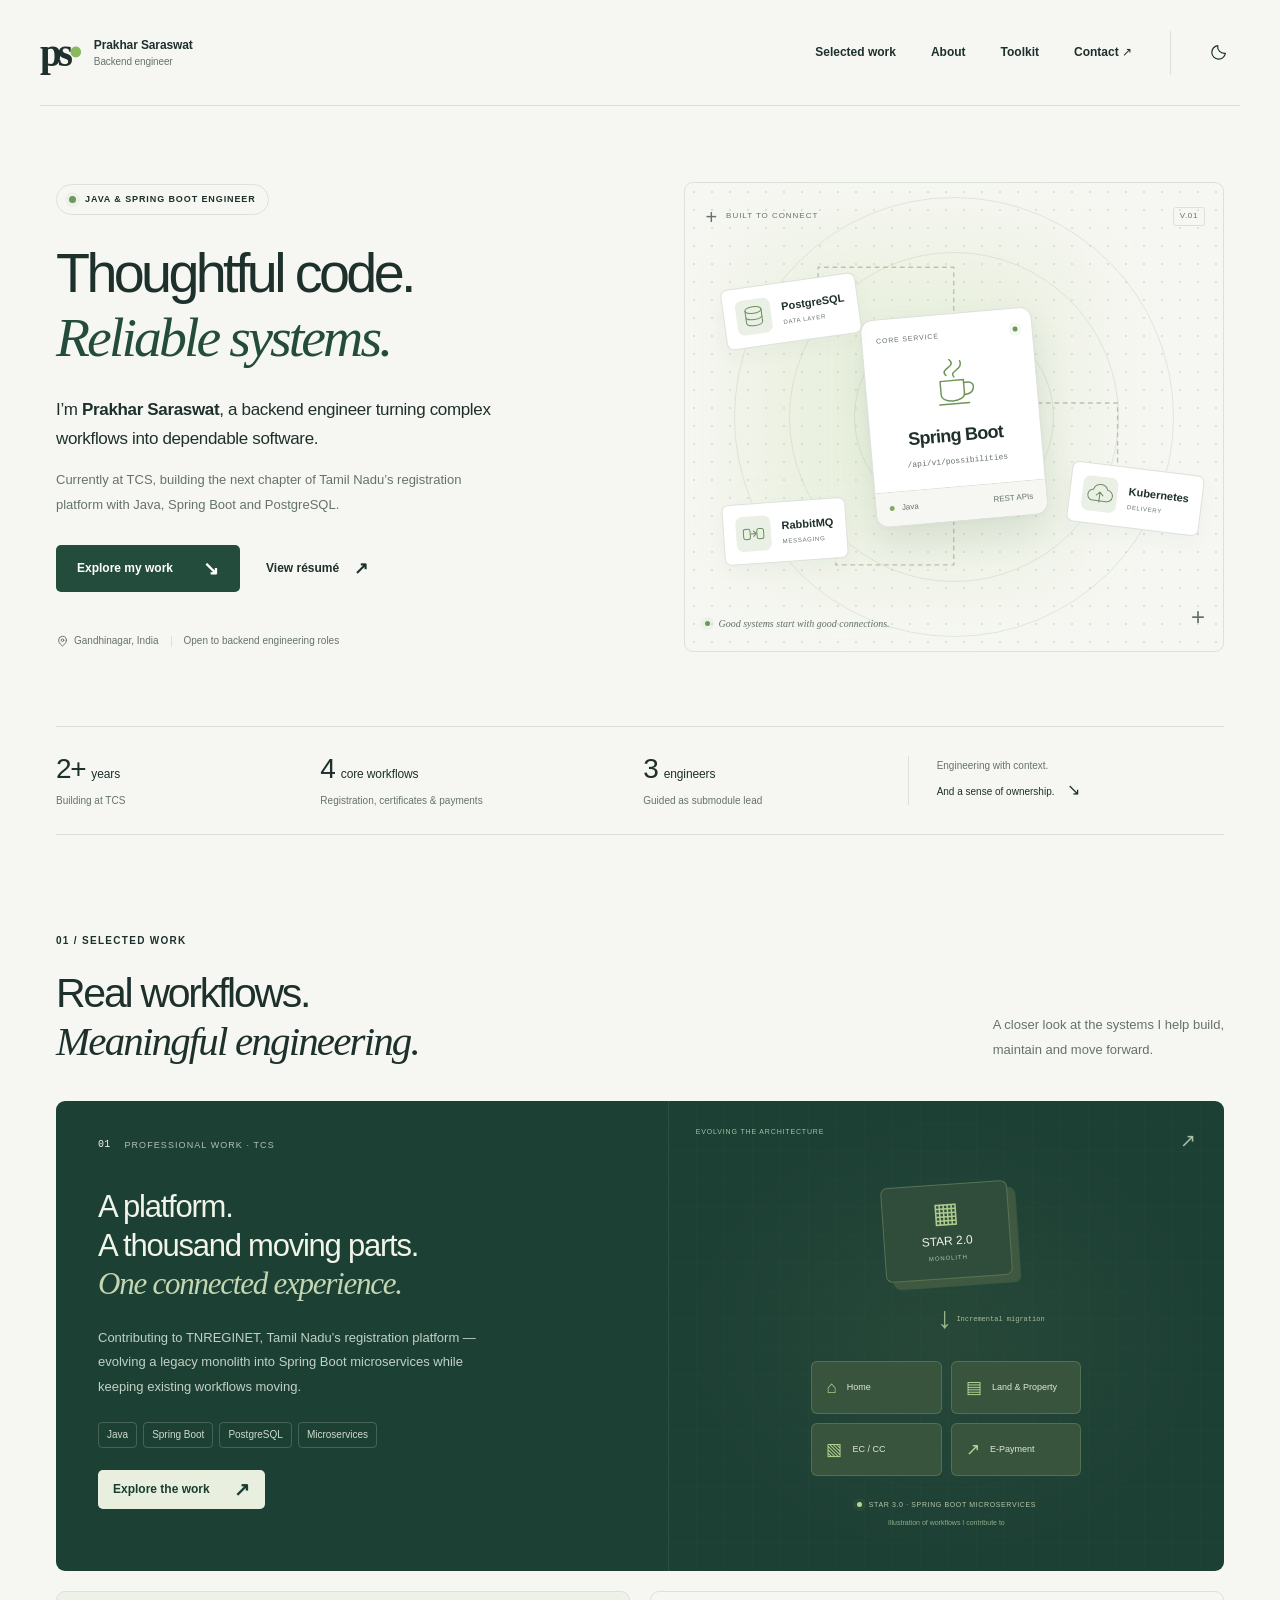
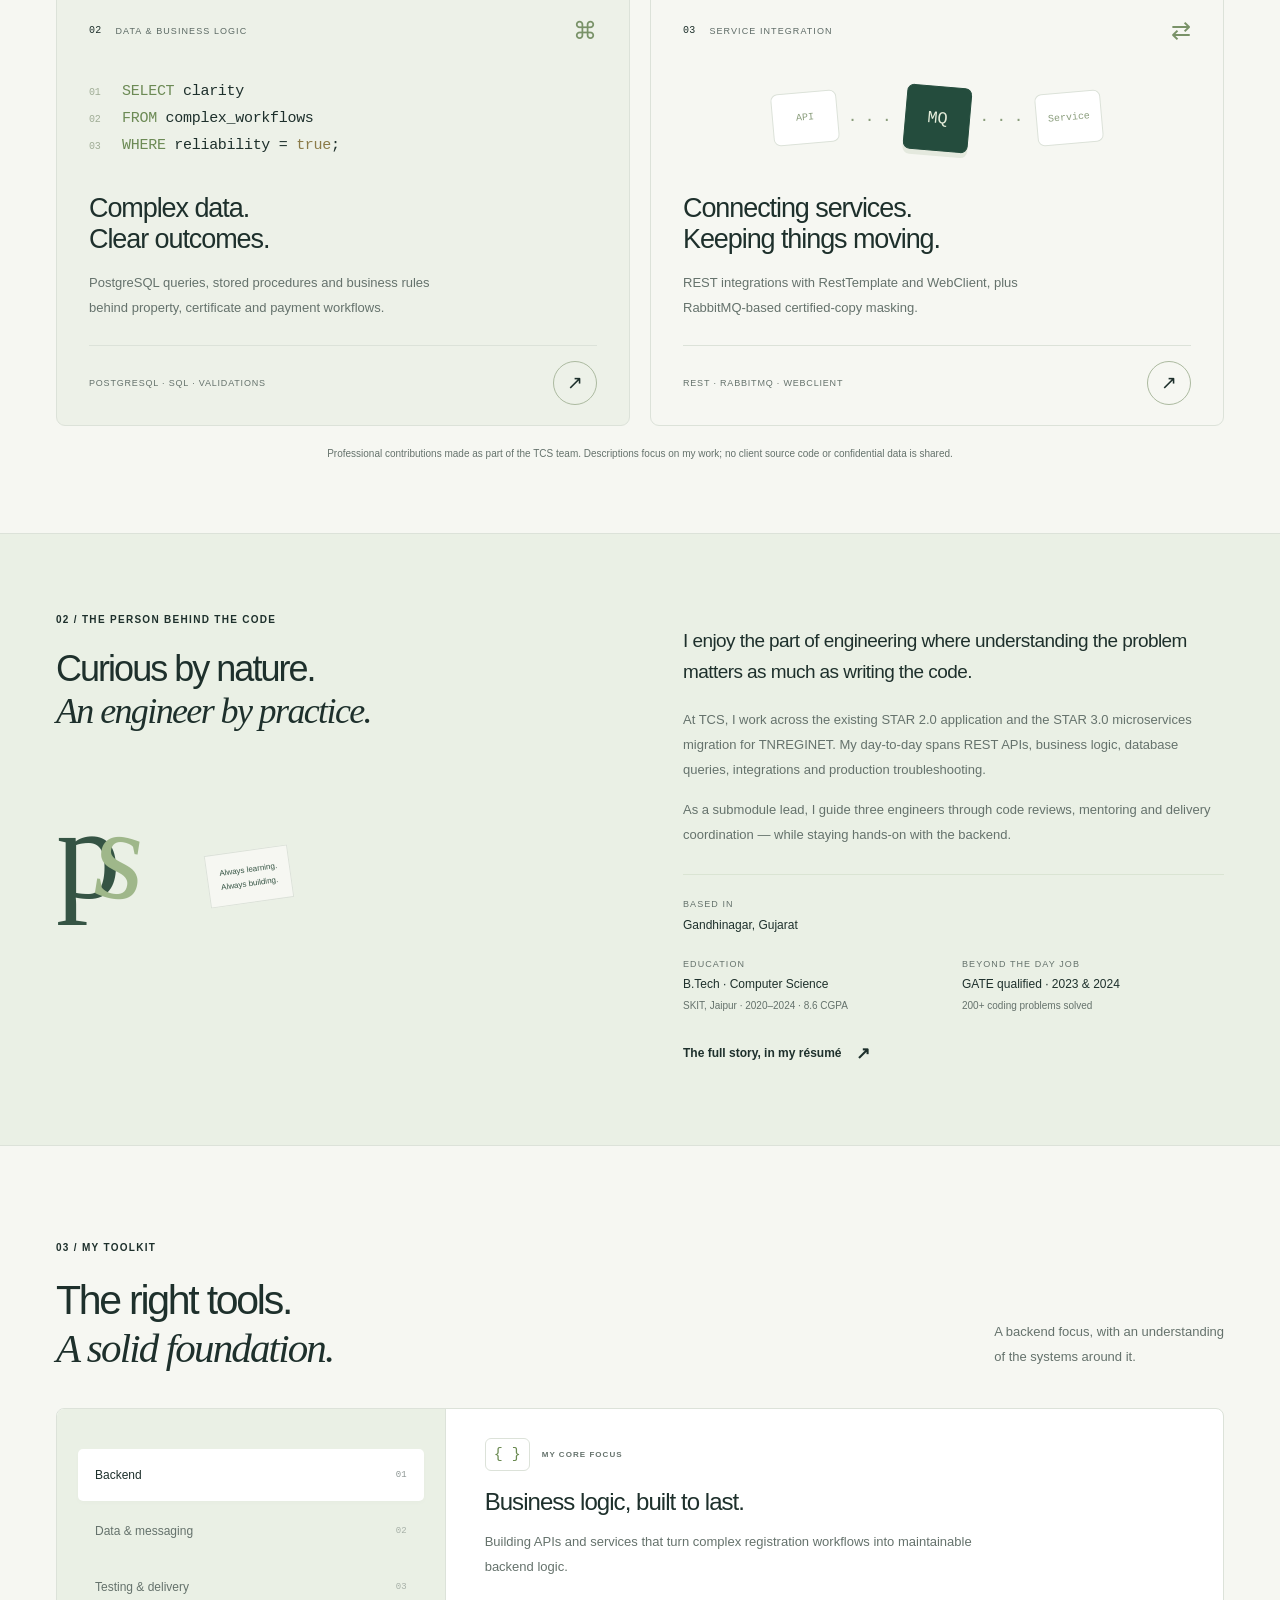
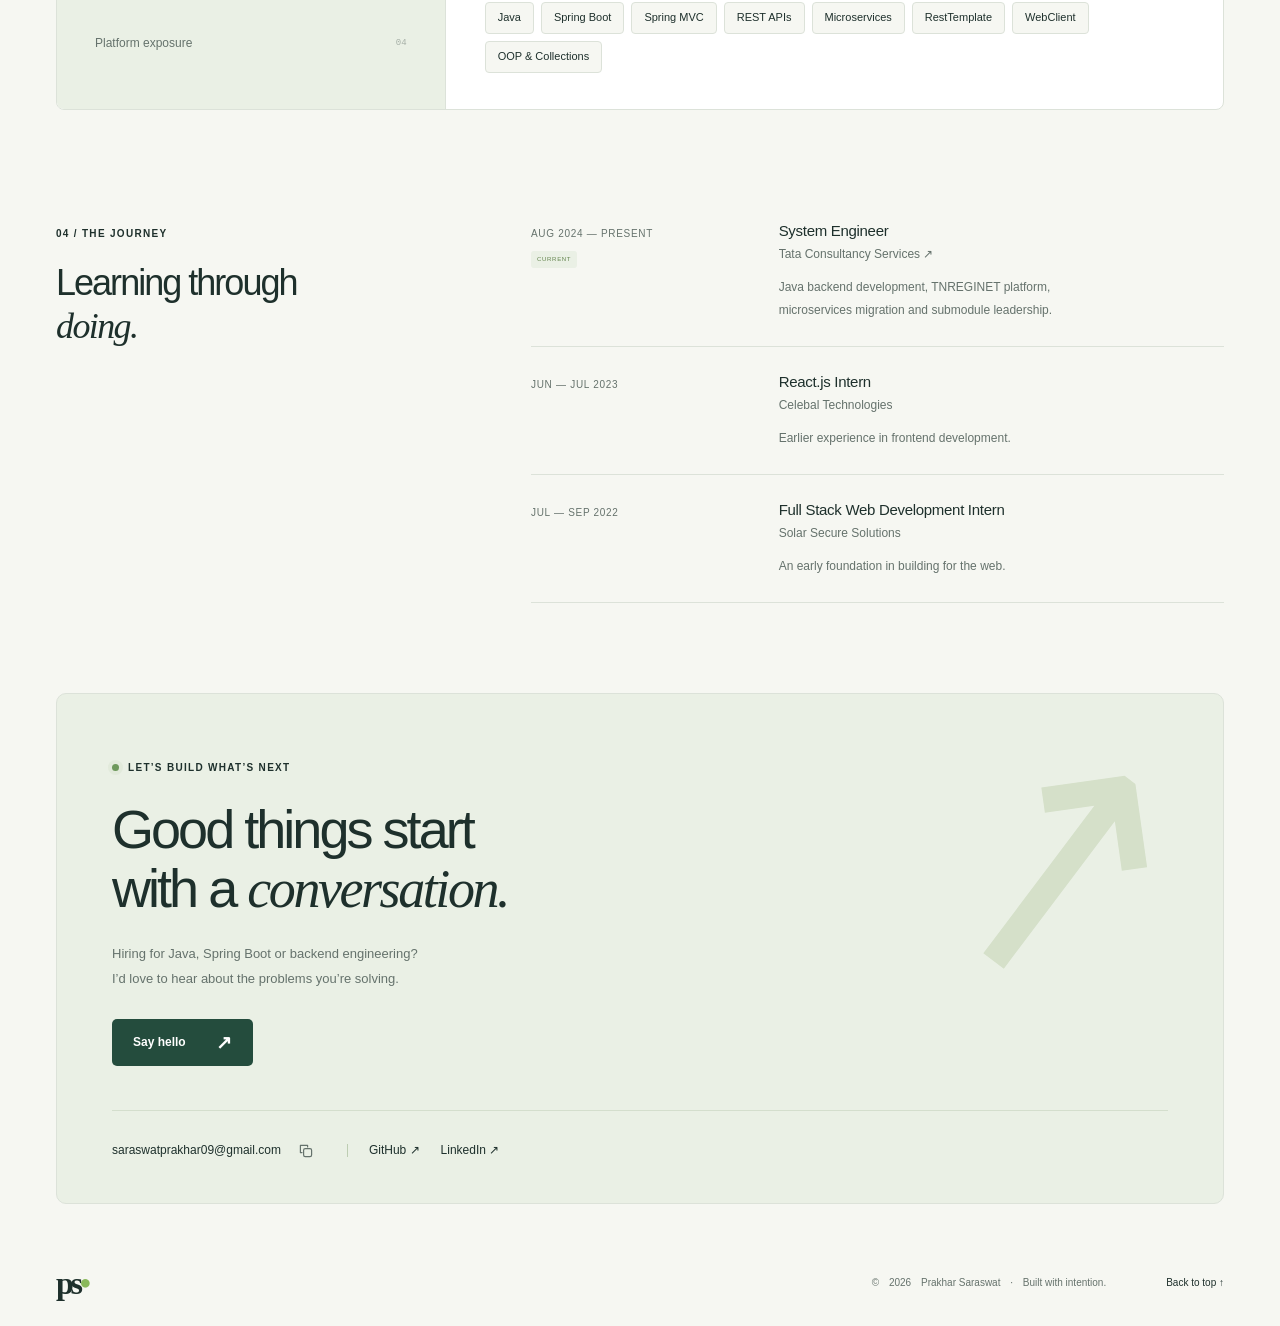
<file: index.html>
<!doctype html>
<html lang="en" data-theme="light">
<head>
  <meta charset="utf-8"><meta name="viewport" content="width=device-width,initial-scale=1">
  <meta name="theme-color" content="#f5f6f1">
  <title>Prakhar Saraswat — Java & Spring Boot Engineer</title>
  <meta name="description" content="Prakhar Saraswat is a Java backend engineer at TCS. Explore his work on Spring Boot services, PostgreSQL, microservices migration, and TNREGINET.">
  <meta property="og:title" content="Prakhar Saraswat — Backend Engineer"><meta property="og:description" content="Thoughtful code. Reliable systems. Java, Spring Boot and PostgreSQL engineering."><meta property="og:type" content="website">
  <link rel="icon" type="image/svg+xml" href="assets/favicon.svg"><link rel="stylesheet" href="styles.css">
  <script>try{document.documentElement.dataset.theme=localStorage.getItem('ps-theme')||'light'}catch{}</script>
  <script src="script.js" defer></script>
</head>
<body>
  <a class="skip" href="#main">Skip to content</a>
  <header class="header"><div class="nav-wrap">
    <a class="brand" href="#home" aria-label="Prakhar Saraswat home"><span class="brand-mark">ps<span>•</span></span><span class="brand-name">Prakhar Saraswat<span>Backend engineer</span></span></a>
    <nav id="navigation" aria-label="Main navigation"><a href="#work">Selected work</a><a href="#about">About</a><a href="#toolkit">Toolkit</a><a href="#contact">Contact <span aria-hidden="true">↗</span></a></nav>
    <div class="nav-tools"><button class="theme-toggle icon-button" aria-label="Switch to dark theme" title="Change theme"><svg viewBox="0 0 24 24" aria-hidden="true"><path d="M20.7 13a8.5 8.5 0 0 1-9.7-9.7A8.6 8.6 0 1 0 20.7 13Z"/></svg></button><button class="menu-toggle icon-button" aria-label="Open navigation" aria-expanded="false" aria-controls="navigation"><span></span><span></span></button></div>
  </div></header>

  <main id="main">
    <section class="hero section-wrap" id="home">
      <div class="hero-copy"><div class="eyebrow availability"><span class="status-dot"></span> JAVA & SPRING BOOT ENGINEER</div>
        <h1>Thoughtful code.<br><span class="serif">Reliable systems.</span></h1>
        <p class="hero-description">I’m <strong>Prakhar Saraswat</strong>, a backend engineer turning complex workflows into dependable software.</p>
        <p class="hero-detail">Currently at TCS, building the next chapter of Tamil Nadu’s registration platform with Java, Spring Boot and PostgreSQL.</p>
        <div class="hero-actions"><a class="button button-primary" href="#work">Explore my work <span aria-hidden="true">↘</span></a><a class="text-link" href="resume.html" target="_blank" rel="noopener">View résumé <span aria-hidden="true">↗</span></a></div>
        <div class="hero-foot"><span class="location"><svg viewBox="0 0 20 20" aria-hidden="true"><path d="M16 8c0 5-6 9-6 9S4 13 4 8a6 6 0 1 1 12 0Z"/><circle cx="10" cy="8" r="2"/></svg> Gandhinagar, India</span><span class="hero-divider"></span><span>Open to backend engineering roles</span></div>
      </div>
      <div class="system-art" aria-label="Illustration of a connected backend system">
        <div class="art-caption"><span class="tiny-cross">+</span> BUILT TO CONNECT<span class="art-version">V.01</span></div>
        <div class="orbit orbit-one"></div><div class="orbit orbit-two"></div><div class="orbit orbit-three"></div>
        <svg class="connections" viewBox="0 0 540 500" aria-hidden="true"><path class="connection" d="M270 235V90H125V137M270 235H445V310M270 235V408H144V359"/><circle class="packet p1" cx="125" cy="137" r="4"/><circle class="packet p2" cx="445" cy="310" r="4"/><circle class="packet p3" cx="144" cy="359" r="4"/></svg>
        <div class="satellite database"><span class="node-symbol"><svg viewBox="0 0 40 40" aria-hidden="true"><ellipse cx="20" cy="10" rx="12" ry="5"/><path d="M8 10v18c0 7 24 7 24 0V10M8 19c0 7 24 7 24 0"/></svg></span><span>PostgreSQL<small>DATA LAYER</small></span></div>
        <div class="main-node"><div class="node-topline"><span>CORE SERVICE</span><span class="status-dot"></span></div><svg class="java-icon" viewBox="0 0 72 72" aria-hidden="true"><path d="M20 28h33v19c0 13-33 13-33 0ZM53 32h6c11 0 10 17-6 17M17 61h42M29 20c-10-10 18-11 6-22M40 23c-8-8 16-10 10-22"/></svg><strong>Spring Boot</strong><span class="node-path">/api/v1/possibilities</span><div class="node-bottom"><span><i></i> Java</span><span>REST APIs</span></div></div>
        <div class="satellite cloud"><span class="node-symbol"><svg viewBox="0 0 40 40" aria-hidden="true"><path d="M11 30a8 8 0 0 1-1-16 11 11 0 0 1 21-1 8.5 8.5 0 0 1-1 17Z"/><path d="m15 22 5-5 5 5M20 17v15"/></svg></span><span>Kubernetes<small>DELIVERY</small></span></div>
        <div class="satellite messaging"><span class="node-symbol"><svg viewBox="0 0 40 40" aria-hidden="true"><rect x="5" y="13" width="10" height="15" rx="3"/><rect x="25" y="13" width="10" height="15" rx="3"/><path d="M16 20h8m-4-4 4 4-4 4"/></svg></span><span>RabbitMQ<small>MESSAGING</small></span></div>
        <div class="art-note"><span class="status-dot"></span> Good systems start with good connections.</div><span class="corner-plus">+</span>
      </div>
    </section>

    <div class="proof-strip section-wrap"><div><strong>2+<span> years</span></strong><p>Building at TCS</p></div><div><strong>4<span> core workflows</span></strong><p>Registration, certificates & payments</p></div><div><strong>3<span> engineers</span></strong><p>Guided as submodule lead</p></div><a href="#about" class="proof-link">Engineering with context.<br><strong>And a sense of ownership. <span>↘</span></strong></a></div>

    <section class="work section-wrap" id="work"><div class="section-heading"><div><span class="eyebrow">01 / SELECTED WORK</span><h2>Real workflows.<br><span class="serif">Meaningful engineering.</span></h2></div><p>A closer look at the systems I help build,<br>maintain and move forward.</p></div>
      <article class="featured-project"><div class="featured-content"><span class="project-index">01 <span>PROFESSIONAL WORK · TCS</span></span><h3>A platform.<br>A thousand moving parts.<br><em>One connected experience.</em></h3><p>Contributing to TNREGINET, Tamil Nadu’s registration platform — evolving a legacy monolith into Spring Boot microservices while keeping existing workflows moving.</p><div class="tags"><span>Java</span><span>Spring Boot</span><span>PostgreSQL</span><span>Microservices</span></div><button class="button button-light" data-project="migration">Explore the work <span aria-hidden="true">↗</span></button></div><div class="migration-visual" aria-label="STAR 2.0 monolith evolving into STAR 3.0 services"><div class="migration-top"><span>EVOLVING THE ARCHITECTURE</span><span>↗</span></div><div class="mono-block"><span class="mini-grid">▦</span><strong>STAR 2.0</strong><small>MONOLITH</small></div><div class="migration-line"><span>→</span><small>Incremental migration</small></div><div class="service-grid"><div><span>⌂</span>Home</div><div><span>▤</span>Land & Property</div><div><span>▧</span>EC / CC</div><div><span>↗</span>E-Payment</div></div><div class="visual-caption"><span class="status-dot"></span> STAR 3.0 · SPRING BOOT MICROSERVICES</div><p class="visual-footnote">Illustration of workflows I contribute to</p></div></article>
      <div class="project-pair"><article class="project-card data-card"><div class="card-top"><span class="project-index">02 <span>DATA & BUSINESS LOGIC</span></span><span class="card-symbol" aria-hidden="true">⌘</span></div><div class="code-illustration" aria-hidden="true"><div><span>01</span> <b>SELECT</b> clarity</div><div><span>02</span> <b>FROM</b> complex_workflows</div><div><span>03</span> <b>WHERE</b> reliability = <i>true</i>;</div></div><div><h3>Complex data.<br>Clear outcomes.</h3><p>PostgreSQL queries, stored procedures and business rules behind property, certificate and payment workflows.</p><div class="card-bottom"><span>POSTGRESQL · SQL · VALIDATIONS</span><button class="circle-button" data-project="data" aria-label="Explore data and business logic work">↗</button></div></div></article>
      <article class="project-card integration-card"><div class="card-top"><span class="project-index">03 <span>SERVICE INTEGRATION</span></span><span class="card-symbol" aria-hidden="true">⇄</span></div><div class="queue-art" aria-hidden="true"><div>API</div><span>· · ·</span><div class="queue-center">MQ</div><span>· · ·</span><div>Service</div></div><div><h3>Connecting services.<br>Keeping things moving.</h3><p>REST integrations with RestTemplate and WebClient, plus RabbitMQ-based certified-copy masking.</p><div class="card-bottom"><span>REST · RABBITMQ · WEBCLIENT</span><button class="circle-button" data-project="integration" aria-label="Explore service integration work">↗</button></div></div></article></div>
      <p class="work-disclosure">Professional contributions made as part of the TCS team. Descriptions focus on my work; no client source code or confidential data is shared.</p>
    </section>

    <section class="about-band" id="about"><div class="section-wrap about-grid"><div><span class="eyebrow">02 / THE PERSON BEHIND THE CODE</span><h2>Curious by nature.<br><span class="serif">An engineer by practice.</span></h2><div class="about-monogram" aria-hidden="true">p<span>s</span><i>Always learning.<br>Always building.</i></div></div><div class="about-text"><p class="lead">I enjoy the part of engineering where understanding the problem matters as much as writing the code.</p><p>At TCS, I work across the existing STAR 2.0 application and the STAR 3.0 microservices migration for TNREGINET. My day-to-day spans REST APIs, business logic, database queries, integrations and production troubleshooting.</p><p>As a submodule lead, I guide three engineers through code reviews, mentoring and delivery coordination — while staying hands-on with the backend.</p><div class="about-facts"><div><span>BASED IN</span><strong>Gandhinagar, Gujarat</strong></div><div><span>EDUCATION</span><strong>B.Tech · Computer Science</strong><small>SKIT, Jaipur · 2020–2024 · 8.6 CGPA</small></div><div><span>BEYOND THE DAY JOB</span><strong>GATE qualified · 2023 & 2024</strong><small>200+ coding problems solved</small></div></div><a class="text-link" href="resume.html" target="_blank" rel="noopener">The full story, in my résumé <span aria-hidden="true">↗</span></a></div></div></section>

    <section class="toolkit section-wrap" id="toolkit"><div class="section-heading"><div><span class="eyebrow">03 / MY TOOLKIT</span><h2>The right tools.<br><span class="serif">A solid foundation.</span></h2></div><p>A backend focus, with an understanding<br>of the systems around it.</p></div><div class="toolkit-panel"><div role="tablist" aria-label="Technical skills" class="skill-tabs"><button role="tab" id="tab-backend" aria-controls="skill-panel" aria-selected="true" data-skill="backend">Backend <span>01</span></button><button role="tab" id="tab-data" aria-controls="skill-panel" aria-selected="false" tabindex="-1" data-skill="data">Data & messaging <span>02</span></button><button role="tab" id="tab-delivery" aria-controls="skill-panel" aria-selected="false" tabindex="-1" data-skill="delivery">Testing & delivery <span>03</span></button><button role="tab" id="tab-platform" aria-controls="skill-panel" aria-selected="false" tabindex="-1" data-skill="platform">Platform exposure <span>04</span></button></div><div id="skill-panel" role="tabpanel" aria-labelledby="tab-backend" tabindex="0"><div class="skill-panel-heading"><span class="skill-icon" aria-hidden="true">{ }</span><span class="eyebrow">MY CORE FOCUS</span></div><h3>Business logic, built to last.</h3><p>Building APIs and services that turn complex registration workflows into maintainable backend logic.</p><div class="skill-chips"><span>Java</span><span>Spring Boot</span><span>Spring MVC</span><span>REST APIs</span><span>Microservices</span><span>RestTemplate</span><span>WebClient</span><span>OOP & Collections</span></div></div></div></section>

    <section class="experience section-wrap" id="experience"><div class="experience-title"><span class="eyebrow">04 / THE JOURNEY</span><h2>Learning through<br><span class="serif">doing.</span></h2></div><div class="timeline"><article><div class="timeline-date">AUG 2024 — PRESENT<span class="current-label">CURRENT</span></div><div><h3>System Engineer</h3><a href="https://www.tcs.com/" target="_blank" rel="noopener">Tata Consultancy Services <span aria-hidden="true">↗</span></a><p>Java backend development, TNREGINET platform, microservices migration and submodule leadership.</p></div></article><article><div class="timeline-date">JUN — JUL 2023</div><div><h3>React.js Intern</h3><span class="company">Celebal Technologies</span><p>Earlier experience in frontend development.</p></div></article><article><div class="timeline-date">JUL — SEP 2022</div><div><h3>Full Stack Web Development Intern</h3><span class="company">Solar Secure Solutions</span><p>An early foundation in building for the web.</p></div></article></div></section>

    <section class="contact section-wrap" id="contact"><div class="contact-box"><span class="eyebrow"><span class="status-dot"></span> LET’S BUILD WHAT’S NEXT</span><h2>Good things start<br>with a <span class="serif">conversation.</span></h2><p>Hiring for Java, Spring Boot or backend engineering?<br>I’d love to hear about the problems you’re solving.</p><a class="button button-primary" href="mailto:saraswatprakhar09@gmail.com">Say hello <span aria-hidden="true">↗</span></a><div class="contact-links"><a href="mailto:saraswatprakhar09@gmail.com">saraswatprakhar09@gmail.com</a><button id="copy-email" class="copy-button" aria-label="Copy email address" title="Copy email address"><svg viewBox="0 0 20 20" aria-hidden="true"><rect x="7" y="7" width="10" height="10" rx="2"/><path d="M12 5V3H3v9h2"/></svg></button><span class="contact-divider"></span><a href="https://github.com/PraSW23" target="_blank" rel="noopener">GitHub ↗</a><a href="https://www.linkedin.com/in/prakhar-saraswat-4971b126/" target="_blank" rel="noopener">LinkedIn ↗</a></div><div class="contact-decoration" aria-hidden="true">↗</div></div></section>
  </main>
  <footer class="footer section-wrap"><a class="footer-brand" href="#home">ps<span>•</span></a><p>© <span id="year">2026</span> Prakhar Saraswat <span>·</span> Built with intention.</p><a href="#home">Back to top ↑</a></footer>
  <div class="toast" id="toast" role="status" aria-live="polite"></div>
  <dialog id="project-dialog" aria-labelledby="dialog-title"><div class="dialog-top"><span class="eyebrow">A CLOSER LOOK</span><button class="icon-button dialog-close" aria-label="Close case study">×</button></div><div id="dialog-content"></div><div class="dialog-footer"><span>Professional work · TCS / TNREGINET</span><button class="text-link dialog-close">Back to portfolio ↗</button></div></dialog>
</body></html>
</file>
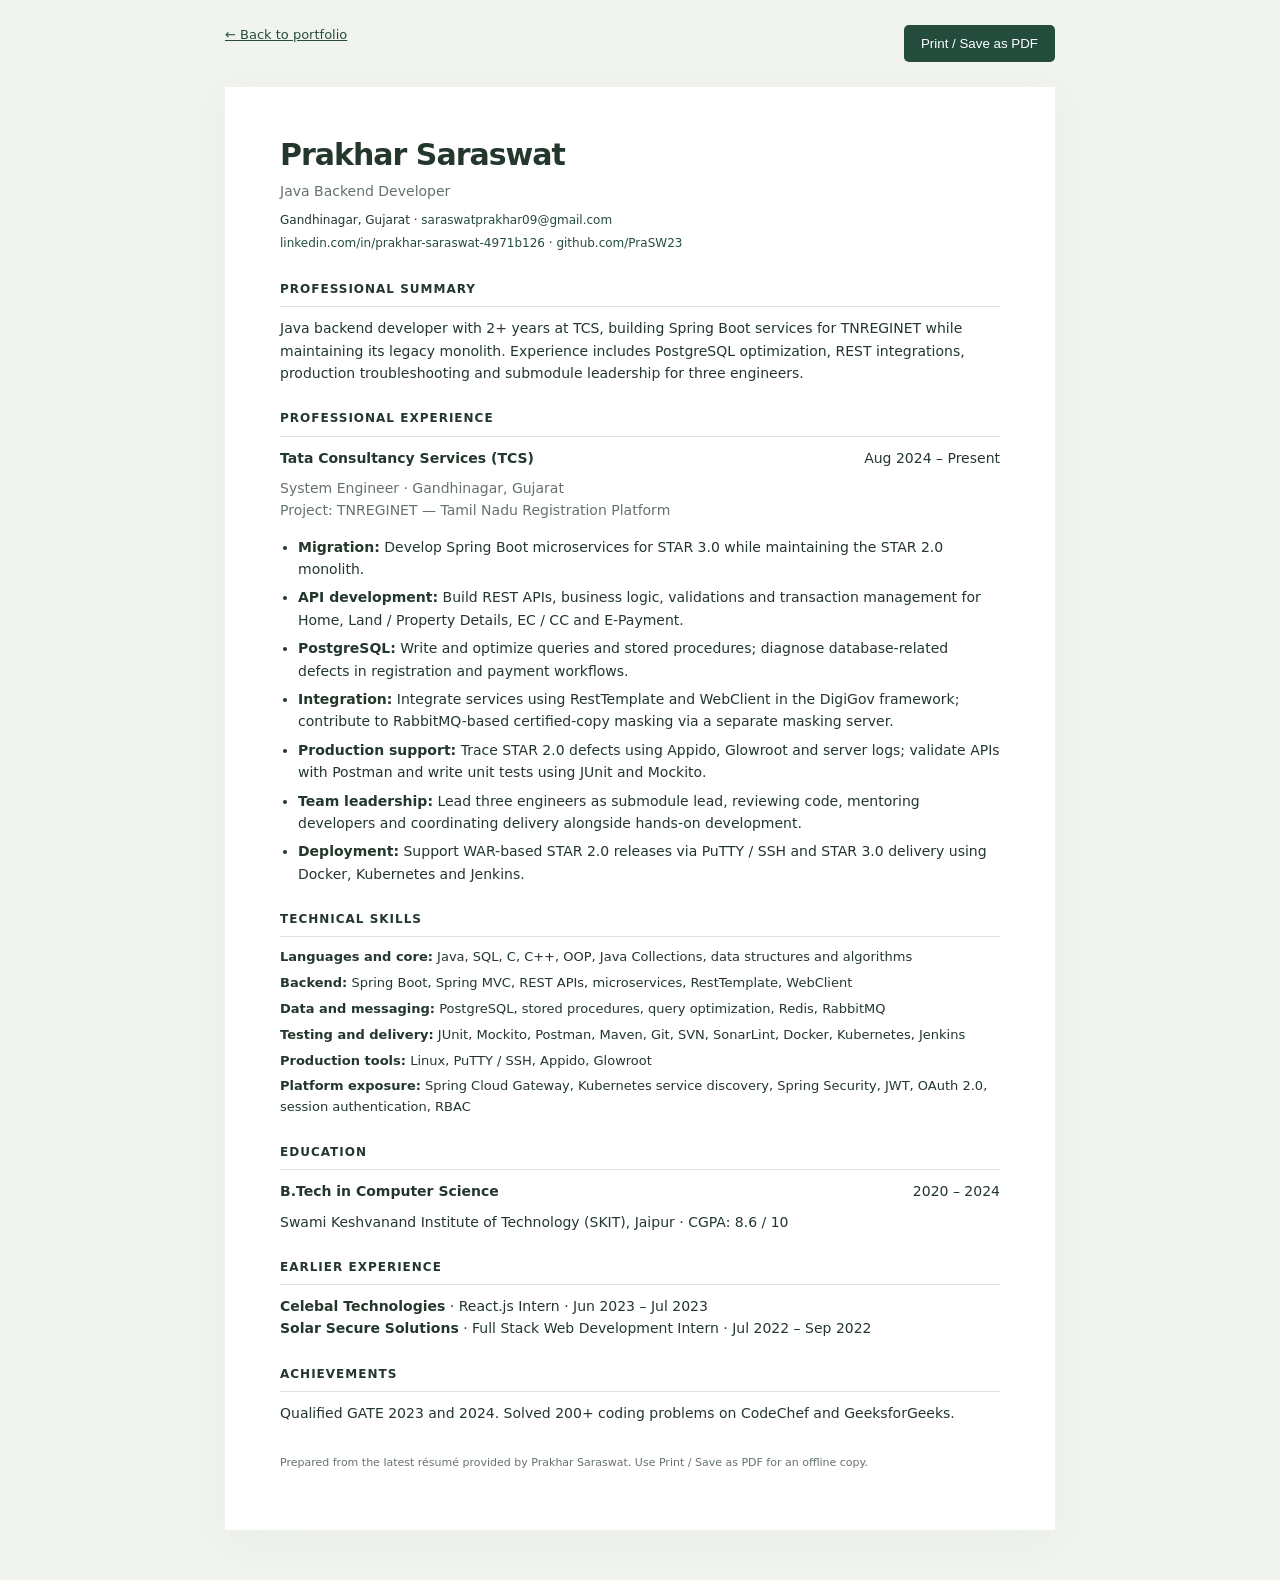
<file: resume.html>
<!doctype html><html lang="en"><head><meta charset="utf-8"><meta name="viewport" content="width=device-width,initial-scale=1"><title>Prakhar Saraswat — Résumé</title><meta name="description" content="Java backend developer at TCS, working on TNREGINET, Spring Boot services and PostgreSQL."><link rel="icon" href="assets/favicon.svg"><style>*{box-sizing:border-box}body{margin:0;background:#f1f4ee;color:#23372c;font:14px/1.6 system-ui,sans-serif}.toolbar{max-width:870px;margin:25px auto;display:flex;justify-content:space-between;gap:20px;padding:0 20px;font-size:13px}.toolbar a{color:#244c3d}button{background:#244c3d;border:0;border-radius:5px;padding:11px 17px;color:white;cursor:pointer}main{max-width:830px;margin:20px auto 50px;background:white;padding:50px 55px;box-shadow:0 10px 45px #173e3209}h1{font-size:30px;letter-spacing:-1px;line-height:1.2;margin:0}header>p{margin:7px 0;color:#65726c}header a{color:#244c3d;text-decoration:none}header .links{font-size:12px;line-height:1.9}h2{font-size:12px;letter-spacing:1px;text-transform:uppercase;border-bottom:1px solid #dce2d9;padding-bottom:7px;margin:25px 0 10px}p{margin:8px 0}li{margin:6px 0}ul{padding-left:18px}.row{display:flex;justify-content:space-between;gap:20px}.muted{color:#65726c}.skills p{margin:5px 0;font-size:13px}.note{font-size:11px;color:#65726c;margin-top:30px}@page{size:A4;margin:14mm}@media print{body{background:white;font-size:10px;line-height:1.45}.toolbar,.note{display:none}main{box-shadow:none;margin:0;padding:0;max-width:none}h1{font-size:25px}h2{margin-top:16px;font-size:10px}li{margin:4px 0}.skills p{font-size:10px}header .links{font-size:10px}a{color:inherit}.row{break-inside:avoid}h2{break-after:avoid}}@media(max-width:600px){main{margin:15px;padding:28px 23px}.row{display:block}h1{font-size:27px}.toolbar{font-size:12px}.links a{overflow-wrap:anywhere}}</style></head><body><div class="toolbar"><a href="index.html">← Back to portfolio</a><button onclick="window.print()">Print / Save as PDF</button></div><main><header><h1>Prakhar Saraswat</h1><p>Java Backend Developer</p><div class="links">Gandhinagar, Gujarat · <a href="mailto:saraswatprakhar09@gmail.com">saraswatprakhar09@gmail.com</a><br><a href="https://www.linkedin.com/in/prakhar-saraswat-4971b126/">linkedin.com/in/prakhar-saraswat-4971b126</a> · <a href="https://github.com/PraSW23">github.com/PraSW23</a></div></header>
<h2>Professional summary</h2><p>Java backend developer with 2+ years at TCS, building Spring Boot services for TNREGINET while maintaining its legacy monolith. Experience includes PostgreSQL optimization, REST integrations, production troubleshooting and submodule leadership for three engineers.</p>
<h2>Professional experience</h2><div class="row"><strong>Tata Consultancy Services (TCS)</strong><span>Aug 2024 – Present</span></div><p class="muted">System Engineer · Gandhinagar, Gujarat<br>Project: TNREGINET — Tamil Nadu Registration Platform</p><ul><li><strong>Migration:</strong> Develop Spring Boot microservices for STAR 3.0 while maintaining the STAR 2.0 monolith.</li><li><strong>API development:</strong> Build REST APIs, business logic, validations and transaction management for Home, Land / Property Details, EC / CC and E-Payment.</li><li><strong>PostgreSQL:</strong> Write and optimize queries and stored procedures; diagnose database-related defects in registration and payment workflows.</li><li><strong>Integration:</strong> Integrate services using RestTemplate and WebClient in the DigiGov framework; contribute to RabbitMQ-based certified-copy masking via a separate masking server.</li><li><strong>Production support:</strong> Trace STAR 2.0 defects using Appido, Glowroot and server logs; validate APIs with Postman and write unit tests using JUnit and Mockito.</li><li><strong>Team leadership:</strong> Lead three engineers as submodule lead, reviewing code, mentoring developers and coordinating delivery alongside hands-on development.</li><li><strong>Deployment:</strong> Support WAR-based STAR 2.0 releases via PuTTY / SSH and STAR 3.0 delivery using Docker, Kubernetes and Jenkins.</li></ul>
<h2>Technical skills</h2><div class="skills"><p><strong>Languages and core:</strong> Java, SQL, C, C++, OOP, Java Collections, data structures and algorithms</p><p><strong>Backend:</strong> Spring Boot, Spring MVC, REST APIs, microservices, RestTemplate, WebClient</p><p><strong>Data and messaging:</strong> PostgreSQL, stored procedures, query optimization, Redis, RabbitMQ</p><p><strong>Testing and delivery:</strong> JUnit, Mockito, Postman, Maven, Git, SVN, SonarLint, Docker, Kubernetes, Jenkins</p><p><strong>Production tools:</strong> Linux, PuTTY / SSH, Appido, Glowroot</p><p><strong>Platform exposure:</strong> Spring Cloud Gateway, Kubernetes service discovery, Spring Security, JWT, OAuth 2.0, session authentication, RBAC</p></div>
<h2>Education</h2><div class="row"><strong>B.Tech in Computer Science</strong><span>2020 – 2024</span></div><p>Swami Keshvanand Institute of Technology (SKIT), Jaipur · CGPA: 8.6 / 10</p>
<h2>Earlier experience</h2><p><strong>Celebal Technologies</strong> · React.js Intern · Jun 2023 – Jul 2023<br><strong>Solar Secure Solutions</strong> · Full Stack Web Development Intern · Jul 2022 – Sep 2022</p>
<h2>Achievements</h2><p>Qualified GATE 2023 and 2024. Solved 200+ coding problems on CodeChef and GeeksforGeeks.</p><p class="note">Prepared from the latest résumé provided by Prakhar Saraswat. Use Print / Save as PDF for an offline copy.</p></main></body></html>
</file>
<file: styles.css>
@charset "UTF-8";
:root{--paper:#f6f7f2;--surface:#fff;--ink:#1e302c;--muted:#65726c;--line:#dce2d9;--green:#244c3d;--lime:#c4e68b;--soft:#eaf0e5;--card:#edf1e8;--sans:Inter,"Avenir Next",Avenir,"Segoe UI",sans-serif;--serif:"Iowan Old Style","Palatino Linotype","Book Antiqua",Georgia,serif;color-scheme:light}
*{box-sizing:border-box}html{scroll-behavior:smooth;scroll-padding-top:110px}body{margin:0;background:var(--paper);color:var(--ink);font-family:var(--sans);font-size:15px;line-height:1.6;-webkit-font-smoothing:antialiased}a{color:inherit;text-decoration:none}button{font:inherit;color:inherit;cursor:pointer}button,a{-webkit-tap-highlight-color:transparent}button{border:0}button:disabled{cursor:default}svg{display:block;fill:none;stroke:currentColor;stroke-width:1.5;stroke-linecap:round;stroke-linejoin:round}h1,h2,h3,p{margin:0}::selection{background:var(--lime);color:#173c30}button:focus-visible,a:focus-visible,[tabindex]:focus-visible{outline:3px solid #80a952;outline-offset:5px;border-radius:4px}.section-wrap{width:min(1216px,calc(100% - 112px));margin-inline:auto}.serif{font-family:var(--serif);font-style:italic;font-weight:400;letter-spacing:-.045em}.eyebrow{font-size:10px;letter-spacing:.13em;font-weight:700;display:inline-flex;align-items:center;gap:9px;line-height:1.5}.status-dot{display:inline-block;width:7px;height:7px;border-radius:50%;background:#6d985b;box-shadow:0 0 0 4px #86a86714;flex-shrink:0}.skip{position:fixed;z-index:20;left:20px;top:-100px;padding:12px 20px;background:var(--ink);color:var(--paper)}.skip:focus{top:12px}.header{height:106px;background:color-mix(in srgb,var(--paper) 92%,transparent);position:sticky;top:0;z-index:10;backdrop-filter:blur(18px)}.nav-wrap{height:100%;width:min(1328px,calc(100% - 80px));margin:auto;display:flex;align-items:center;justify-content:space-between;border-bottom:1px solid var(--line)}.brand{display:flex;align-items:center;gap:15px}.brand-mark{font-family:var(--serif);font-weight:700;font-size:39px;line-height:1;letter-spacing:-.1em}.brand-mark>span,.footer-brand>span{color:#8ab95c}.brand-name{font-size:12px;font-weight:650;line-height:1.5;letter-spacing:-.01em}.brand-name>span{display:block;color:var(--muted);font-size:10px;font-weight:400}.header nav{display:flex;gap:35px;margin-left:auto;margin-right:38px;font-size:11px;font-weight:550}.header nav a{transition:color .2s}.header nav a:hover{color:#7a9d50}.nav-tools{border-left:1px solid var(--line);padding-left:25px;display:flex;align-items:center}.icon-button{background:transparent;padding:8px;display:grid;place-items:center;width:36px;height:36px}.icon-button svg{width:19px;height:19px}.menu-toggle{display:none}.hero{display:grid;grid-template-columns:1.1fr 1fr;gap:35px;align-items:center;padding-top:75px;padding-bottom:74px;min-height:620px}.availability{border:1px solid var(--line);padding:8px 12px;border-radius:30px;font-size:9px;letter-spacing:.1em}.hero h1{font-size:clamp(40px,4.35vw,66px);font-weight:500;letter-spacing:-.065em;line-height:1.14;margin-top:27px;margin-bottom:27px;white-space:nowrap}.hero h1 .serif{color:var(--green);letter-spacing:-.052em}.hero-description{font-size:17px;max-width:435px;line-height:1.7;letter-spacing:-.02em}.hero-description strong{font-weight:600}.hero-detail{font-size:12px;color:var(--muted);max-width:410px;margin-top:14px;line-height:1.9}.hero-actions{display:flex;align-items:center;gap:26px;margin-top:28px}.button{display:inline-flex;align-items:center;justify-content:center;gap:30px;padding:14px 21px;border-radius:5px;font-size:11px;font-weight:600;transition:transform .2s,background .2s;line-height:1.6;min-height:46px}.button:hover{transform:translateY(-3px)}.button span{font-size:19px;line-height:1}.button-primary{background:var(--green);color:#fff}.button-primary:hover{background:#32664f}.text-link{display:inline-flex;align-items:center;gap:15px;font-size:11px;font-weight:600;background:none;padding:5px 0}.text-link:after{content:"";position:absolute}.text-link:hover{text-decoration:underline;text-underline-offset:6px}.text-link>span{font-size:17px}.hero-foot{display:flex;align-items:center;gap:12px;color:var(--muted);font-size:9px;margin-top:41px;white-space:nowrap}.location{display:flex;align-items:center;gap:5px}.location svg{height:13px;width:13px}.hero-divider{height:11px;width:1px;background:var(--line)}
.system-art{height:470px;position:relative;background-image:radial-gradient(var(--line) .75px,transparent .75px);background-size:18px 18px;border:1px solid var(--line);border-radius:9px;overflow:hidden;isolation:isolate}.system-art:before{content:"";position:absolute;width:310px;height:310px;background:#c9dcad46;filter:blur(46px);left:70px;top:70px;z-index:-1}.art-caption{display:flex;align-items:center;position:absolute;top:18px;left:20px;right:18px;letter-spacing:.12em;font-size:8px;color:var(--muted);gap:8px}.tiny-cross{font-size:20px;font-weight:300}.art-version{margin-left:auto;border:1px solid var(--line);padding:2px 6px;border-radius:3px;letter-spacing:.08em}.orbit{position:absolute;left:50%;top:50%;border:1px solid #b6c7ac5c;border-radius:50%;transform:translate(-50%,-50%);z-index:-1}.orbit-one{width:200px;height:200px}.orbit-two{width:330px;height:330px}.orbit-three{width:440px;height:440px}.connections{position:absolute;width:100%;height:100%;inset:0;color:#b7c5ac}.connection{stroke-dasharray:4 5}.packet{fill:#8db170;stroke:none;animation:blink 4s infinite}.p2{animation-delay:1.3s}.p3{animation-delay:2.6s}.main-node{position:absolute;width:172px;left:50%;top:50%;transform:translate(-50%,-50%) rotate(-5deg);border-radius:12px;background:var(--surface);box-shadow:0 18px 36px #173e3217,0 2px 4px #173e3207;border:1px solid var(--line);text-align:center;padding:15px 14px 0;z-index:2}.node-topline{display:flex;align-items:center;justify-content:space-between;font-size:7px;letter-spacing:.12em;color:var(--muted)}.node-topline .status-dot{height:5px;width:5px}.java-icon{width:51px;height:56px;margin:18px auto 7px;stroke:#6d9559;stroke-width:2.1}.main-node>strong{font-size:18px;letter-spacing:-.04em;font-weight:600}.node-path{display:block;font-size:8px;color:var(--muted);font-family:monospace;margin:5px 0 18px}.node-bottom{display:flex;justify-content:space-between;border-top:1px solid var(--line);font-size:8px;margin-inline:-14px;padding:10px 13px;color:var(--muted);border-radius:0 0 12px 12px;background:var(--paper)}.node-bottom i{display:inline-block;background:#83ab63;height:5px;width:5px;border-radius:50%;margin-right:5px}.satellite{position:absolute;display:flex;gap:11px;align-items:center;border:1px solid var(--line);background:var(--surface);padding:12px;border-radius:7px;box-shadow:0 8px 20px #163b3108;z-index:3;font-size:11px;line-height:1.5;font-weight:600}.satellite small{display:block;color:var(--muted);font-weight:400;font-size:6px;letter-spacing:.12em;margin-top:3px}.node-symbol{display:grid;place-items:center;width:35px;height:35px;border-radius:7px;background:var(--soft);color:#6f8f5d}.node-symbol svg{width:27px;height:27px}.database{left:7%;top:21%;transform:rotate(-8deg)}.cloud{right:4%;top:61%;transform:rotate(7deg)}.messaging{left:7%;bottom:19%;transform:rotate(-4deg)}.art-note{position:absolute;left:20px;bottom:19px;display:flex;gap:8px;align-items:center;color:var(--muted);font-family:var(--serif);font-size:10px;font-style:italic}.art-note .status-dot{height:5px;width:5px}.corner-plus{position:absolute;right:18px;bottom:14px;font-size:24px;color:var(--muted);font-weight:200}.proof-strip{display:grid;grid-template-columns:1fr 1.25fr 1fr 1.35fr;border-block:1px solid var(--line);padding-block:25px;gap:30px}.proof-strip>div>strong{font-size:28px;font-weight:500;letter-spacing:-.05em;line-height:1.2}.proof-strip strong>span{font-size:12px;font-weight:400;letter-spacing:-.01em;margin-left:3px}.proof-strip p{color:var(--muted);font-size:9px;margin-top:7px}.proof-link{border-left:1px solid var(--line);padding-left:28px;align-self:center;font-size:10px;color:var(--muted);line-height:1.9}.proof-link>strong{color:var(--ink);font-size:10px;font-weight:500}.proof-link>strong>span{font-size:16px;margin-left:10px}
.section-heading{display:flex;justify-content:space-between;align-items:flex-end;gap:40px;margin-bottom:36px}h2{font-size:41px;font-weight:450;letter-spacing:-.055em;line-height:1.18;margin-top:18px}.section-heading>p{font-size:11px;line-height:1.9;color:var(--muted);padding-bottom:3px}.work{padding-block:92px 70px}.featured-project{display:grid;grid-template-columns:1.1fr 1fr;border-radius:9px;background:#1d4035;color:#f1f4e9;overflow:hidden;min-height:470px}.featured-content{padding:36px 42px 38px}.project-index{display:flex;gap:14px;align-items:center;font-family:monospace;font-size:10px;letter-spacing:.02em}.project-index>span{font-family:var(--sans);font-size:8px;letter-spacing:.12em;opacity:.7}.featured-project h3{font-size:31px;line-height:1.24;letter-spacing:-.04em;font-weight:450;margin-top:35px}.featured-project h3 em{font-family:var(--serif);font-weight:400;color:#c4d5b1}.featured-content>p{color:#c2d0c5;font-size:11px;line-height:1.9;max-width:385px;margin-top:22px}.tags{display:flex;gap:6px;flex-wrap:wrap;margin-block:22px}.tags>span{font-size:8px;border:1px solid #9fae9d50;padding:4px 8px;border-radius:4px;color:#cedacb}.button-light{background:#e8efdf;color:#193e30;font-size:10px;min-height:39px;padding:10px 15px;gap:24px}.migration-visual{background:radial-gradient(ellipse at 50% 50%,#4864443b,transparent 65%),repeating-linear-gradient(0deg,transparent,transparent 27px,#8eac790a 28px),repeating-linear-gradient(90deg,transparent,transparent 27px,#8eac790a 28px);border-left:1px solid #ffffff12;position:relative;display:flex;align-items:center;justify-content:center;flex-direction:column;padding:70px 36px 30px}.migration-top{position:absolute;left:27px;right:27px;top:25px;font-size:7px;color:#a6bfa4;letter-spacing:.12em;display:flex;justify-content:space-between}.migration-top>span:last-child{font-size:19px}.mono-block{border:1px solid #8caa796b;background:#304c3b;box-shadow:7px 7px 0 #3f5840,8px 8px 0 #748e6144;width:127px;padding:14px 10px;text-align:center;border-radius:7px;transform:rotate(-4deg)}.mini-grid{display:block;color:#aecb8e;font-size:28px;line-height:1}.mono-block>strong{font-size:12px;display:block;font-weight:500;margin-top:5px}.mono-block>small{display:block;font-size:6px;letter-spacing:.15em;color:#b3c1a8;margin-top:3px}.migration-line{height:82px;display:flex;align-items:center;flex-direction:column;justify-content:center;position:relative}.migration-line>span{font-size:30px;transform:rotate(90deg);color:#9fb988;line-height:1}.migration-line small{position:absolute;left:25px;width:100px;color:#a9b99b;font-size:7px;font-family:monospace}.service-grid{display:grid;grid-template-columns:1fr 1fr;gap:9px;width:270px;max-width:100%}.service-grid>div{display:flex;align-items:center;gap:10px;border:1px solid #7c9b6f66;border-radius:6px;padding:12px 14px;background:#39543d;font-size:9px;color:#dce7d2}.service-grid>div>span{font-size:17px;color:#b8d693}.visual-caption{font-size:7px;letter-spacing:.09em;display:flex;align-items:center;gap:7px;margin-top:23px;color:#b5c6a7}.visual-caption .status-dot{background:#b8d693;height:5px;width:5px}.visual-footnote{font-size:7px;color:#91aa8c;margin-top:7px}.project-pair{display:grid;grid-template-columns:1fr 1fr;gap:20px;margin-top:20px}.project-card{display:flex;flex-direction:column;justify-content:space-between;border:1px solid var(--line);border-radius:9px;background:var(--card);padding:27px 32px 20px;min-height:385px}.card-top{display:flex;align-items:center;justify-content:space-between}.card-symbol{font-size:24px;color:#799268;line-height:1}.code-illustration{margin:35px 0 34px;font-size:15px;font-family:monospace;line-height:1.8;letter-spacing:-.02em}.code-illustration>div>span{color:#a0ad96;font-size:10px;margin-right:13px}.code-illustration b{font-weight:500;color:#6c8a55}.code-illustration i{font-style:normal;color:#8b7b48}.project-card h3{font-size:27px;line-height:1.15;font-weight:450;letter-spacing:-.04em}.project-card p{font-size:11px;color:var(--muted);margin-top:16px;line-height:1.9;max-width:380px}.card-bottom{border-top:1px solid var(--line);margin-top:24px;padding-top:15px;display:flex;justify-content:space-between;align-items:center;gap:20px}.card-bottom>span{font-size:7px;letter-spacing:.09em;color:var(--muted)}.circle-button{width:31px;height:31px;border:1px solid #acbaa0;border-radius:50%;font-size:19px;display:grid;place-items:center;background:transparent;transition:background .2s,transform .2s;line-height:1}.circle-button:hover{background:var(--green);color:#fff;transform:rotate(8deg)}.integration-card{background:var(--paper)}.queue-art{display:flex;justify-content:center;align-items:center;gap:12px;min-height:134px;margin:8px 0;color:#8a9d7c}.queue-art>div{width:66px;height:52px;border-radius:7px;border:1px solid var(--line);display:grid;place-items:center;font-family:monospace;font-size:10px;transform:rotate(-5deg);background:var(--surface)}.queue-art>.queue-center{height:65px;width:65px;background:var(--green);border-color:var(--green);color:#e5eddb;font-size:17px;box-shadow:0 5px 0 #9cae8d33;transform:rotate(5deg)}.queue-art>span{font-size:20px;letter-spacing:3px}.work-disclosure{font-size:8px;color:var(--muted);text-align:center;margin-top:19px;line-height:1.8}
.about-band{background:var(--soft);border-block:1px solid var(--line);padding-block:72px}.about-grid{display:grid;grid-template-columns:1fr 1fr;gap:86px}.about-grid h2{font-size:36px}.about-monogram{font-family:var(--serif);font-size:130px;letter-spacing:-.12em;line-height:1;display:flex;align-items:center;gap:0;position:relative;margin-top:55px;width:230px;color:#355444}.about-monogram>span{color:#9fb78a;transform:rotate(9deg);display:block;margin-left:-9px}.about-monogram>i{font-family:var(--sans);font-size:8px;line-height:1.7;letter-spacing:0;font-style:normal;transform:rotate(-8deg);padding:12px;background:var(--paper);border:1px solid var(--line);position:absolute;right:-5px;bottom:15px}.about-text{padding-top:5px}.about-text .lead{font-size:19px;line-height:1.65;letter-spacing:-.03em;color:var(--ink);margin-bottom:19px}.about-text>p{font-size:11px;line-height:1.95;color:var(--muted);margin-top:14px}.about-facts{display:grid;grid-template-columns:1fr 1fr;gap:22px 17px;margin-block:27px 21px;padding-top:22px;border-top:1px solid #bccdb15c}.about-facts>div:first-child{grid-column:1/-1}.about-facts span{display:block;font-size:7px;letter-spacing:.12em;color:var(--muted);margin-bottom:4px}.about-facts strong{font-size:10px;font-weight:500;display:block}.about-facts small{font-size:8px;color:var(--muted);display:block;margin-top:4px}.toolkit{padding-block:88px 35px}.toolkit-panel{border:1px solid var(--line);border-radius:8px;overflow:hidden;display:grid;grid-template-columns:1fr 2fr;background:var(--surface)}.skill-tabs{background:var(--soft);padding:21px;border-right:1px solid var(--line);display:flex;flex-direction:column;gap:4px;justify-content:center}.skill-tabs button{background:transparent;border-radius:5px;font-size:11px;display:flex;align-items:center;justify-content:space-between;gap:18px;text-align:left;min-height:52px;padding:13px 17px;color:var(--muted);transition:background .2s}.skill-tabs button[aria-selected=true]{background:var(--surface);color:var(--ink);box-shadow:0 2px 5px #00000005}.skill-tabs button span{font-size:9px;font-family:monospace;opacity:.5}#skill-panel{padding:29px 39px 36px;min-height:300px}.skill-panel-heading{display:flex;align-items:center;gap:12px;margin-bottom:17px}.skill-icon{font-family:monospace;border:1px solid var(--line);border-radius:6px;padding:8px;font-size:15px;color:#6a8a51;line-height:1}.skill-panel-heading .eyebrow{font-size:8px;color:var(--muted)}#skill-panel h3{font-size:24px;line-height:1.2;letter-spacing:-.04em;font-weight:450}#skill-panel p{font-size:11px;color:var(--muted);line-height:1.9;max-width:510px;margin-top:13px}.skill-chips{display:flex;flex-wrap:wrap;gap:7px;margin-top:23px}.skill-chips span{border:1px solid var(--line);border-radius:4px;padding:6px 12px;font-size:9px;background:var(--paper)}
.experience{display:grid;grid-template-columns:1fr 1.65fr;gap:55px;padding-block:75px 90px}.experience-title h2{font-size:36px}.timeline article{display:grid;grid-template-columns:1fr 2fr;gap:25px;border-bottom:1px solid var(--line);padding:24px 0}.timeline article:first-child{padding-top:0}.timeline-date{font-size:8px;color:var(--muted);letter-spacing:.07em;padding-top:5px;line-height:1.8}.current-label{font-size:6px;display:block;width:fit-content;background:var(--soft);border-radius:3px;padding:3px 6px;margin-top:8px;color:#60824a}.timeline h3{font-size:15px;font-weight:500;line-height:1.4;letter-spacing:-.02em}.timeline a,.timeline .company{font-size:10px;color:var(--muted);display:inline-block;margin-top:3px}.timeline a:hover{text-decoration:underline}.timeline p{font-size:10px;color:var(--muted);line-height:1.9;margin-top:11px;max-width:330px}.contact{padding-bottom:63px}.contact-box{padding:60px 55px 32px;border:1px solid var(--line);border-radius:10px;position:relative;overflow:hidden;background:var(--soft)}.contact h2{font-size:54px;line-height:1.1;margin-top:22px;position:relative;z-index:1}.contact-box>p{color:var(--muted);font-size:11px;line-height:1.9;margin-top:23px}.contact-box>.button{margin-top:27px;min-width:135px}.contact-links{position:relative;z-index:1;border-top:1px solid #bbc9af77;margin-top:44px;padding-top:20px;display:flex;align-items:center;gap:21px;font-size:10px}.contact-links>a:hover{text-decoration:underline;text-underline-offset:4px}.contact-divider{height:13px;width:1px;background:#bdcdb2}.copy-button{width:24px;height:25px;display:grid;place-items:center;margin-left:-16px;background:transparent;padding:4px;color:var(--muted)}.copy-button svg{width:16px;height:16px}.contact-decoration{position:absolute;right:35px;top:15px;font-family:var(--serif);font-size:310px;line-height:1;font-weight:400;color:#d5e0c9;transform:rotate(-8deg);z-index:0;pointer-events:none}.footer{display:flex;align-items:center;justify-content:space-between;padding-bottom:27px;gap:20px}.footer-brand{font-family:var(--serif);font-size:32px;font-weight:600;letter-spacing:-.1em;line-height:1}.footer>p{font-size:8px;color:var(--muted);margin-left:auto}.footer>p>span{padding-inline:7px}.footer>a:last-child{font-size:9px;margin-left:40px}.toast{position:fixed;left:50%;bottom:25px;transform:translate(-50%,20px);z-index:30;opacity:0;pointer-events:none;transition:opacity .2s,transform .2s;border:1px solid var(--line);border-radius:6px;padding:12px 20px;background:var(--ink);color:var(--paper);font-size:12px;box-shadow:0 8px 25px #0002;max-width:90vw;text-align:center}.toast.visible{opacity:1;transform:translate(-50%,0)}dialog{width:min(740px,calc(100% - 30px));max-height:88dvh;border:1px solid var(--line);border-radius:12px;background:var(--paper);color:var(--ink);padding:32px;box-shadow:0 20px 100px #001b2140}dialog::backdrop{background:#0d241e9e;backdrop-filter:blur(6px)}.dialog-top{display:flex;align-items:center;justify-content:space-between;border-bottom:1px solid var(--line);padding-bottom:16px;margin-bottom:25px}.dialog-top .icon-button{font-size:26px;font-weight:200;border:1px solid var(--line);border-radius:50%}#dialog-title{font-size:35px;font-weight:450;letter-spacing:-.04em;line-height:1.15;margin-bottom:16px}.dialog-intro{font-size:14px;color:var(--muted);line-height:1.8}.case-grid{display:grid;grid-template-columns:1fr 1fr;gap:20px;margin:28px 0}.case-grid>div{border-top:1px solid var(--line);padding-top:18px}.case-grid h3{font-size:11px;letter-spacing:.05em;text-transform:uppercase;margin-bottom:10px}.case-grid p,.case-grid li{font-size:12px;color:var(--muted);line-height:1.9}.case-grid ul{margin:0;padding-left:17px}.case-note{padding:15px;border-radius:6px;background:var(--soft);font-size:11px;color:var(--muted);line-height:1.8}.case-tags{display:flex;gap:6px;flex-wrap:wrap;margin-top:20px}.case-tags span{font-size:9px;border:1px solid var(--line);border-radius:4px;padding:4px 8px}.dialog-footer{display:flex;justify-content:space-between;align-items:center;border-top:1px solid var(--line);padding-top:19px;margin-top:25px;gap:15px}.dialog-footer>span{font-size:8px;color:var(--muted)}
html[data-theme=dark]{--paper:#15231f;--surface:#1b2d26;--ink:#e5ecde;--muted:#a3b3a4;--line:#34443a;--green:#a9ca87;--lime:#c4e68b;--soft:#203229;--card:#23362a;color-scheme:dark}html[data-theme=dark] .button-primary{color:#18281f;background:#bddb99}html[data-theme=dark] .button-primary:hover{background:#d1e9b5}html[data-theme=dark] .contact-decoration{color:#344b37}html[data-theme=dark] .about-monogram{color:#b1c1a5}html[data-theme=dark] .about-monogram>span{color:#69835f}html[data-theme=dark] .queue-art>.queue-center{background:#a9ca87;color:#1b3125}html[data-theme=dark] .main-node{box-shadow:0 18px 36px #0003}
@keyframes blink{0%,70%,100%{opacity:.3}35%{opacity:1;filter:drop-shadow(0 0 4px #8db170)}}
@media(min-width:1500px){.hero h1{font-size:68px}.hero{gap:65px}}
@media(max-width:1100px){.section-wrap{width:calc(100% - 72px)}.nav-wrap{width:calc(100% - 56px)}.hero{gap:25px;padding-top:50px;padding-bottom:55px}.hero h1{font-size:47px}.hero-description{font-size:15px}.hero-foot{font-size:8px;gap:8px}.hero-detail{font-size:11px}.system-art{height:410px}.main-node{width:150px}.satellite{padding:9px;gap:7px;font-size:10px}.node-symbol{width:28px;height:28px}.node-symbol svg{width:23px;height:23px}.database{left:5%;top:20%}.cloud{right:3%;top:63%}.messaging{left:5%;bottom:16%}.art-note{font-size:9px}.proof-strip{gap:20px}.proof-link{padding-left:20px}.featured-content{padding:30px}.featured-project h3{font-size:27px}.migration-visual{padding-inline:25px}.about-grid{gap:55px}.contact-decoration{right:10px;top:30px;font-size:270px}.contact h2{font-size:48px}}
@media(max-width:820px){.header{height:82px}.brand-name{display:none}.header nav{gap:23px;margin-right:25px}.hero{grid-template-columns:1.1fr 1fr;gap:18px;min-height:510px}.hero h1{font-size:38px}.hero-description{font-size:13px}.hero-detail{font-size:10px}.hero-actions{gap:20px}.hero-actions .button{font-size:10px;gap:17px;padding:12px 15px}.hero-foot{flex-wrap:wrap;margin-top:26px;white-space:normal}.hero-foot>span:last-child{flex-basis:100%}.hero-divider{display:none}.system-art{height:370px}.art-caption{left:12px;right:12px;font-size:6px}.main-node{width:133px}.node-topline{font-size:6px}.main-node>strong{font-size:15px}.node-path{font-size:6px}.java-icon{width:42px;height:46px}.satellite{font-size:8px;padding:7px;gap:6px}.satellite small{font-size:5px}.node-symbol{width:23px;height:25px}.node-symbol svg{width:21px;height:21px}.database{left:4%;top:19%}.messaging{bottom:16%;left:4%}.cloud{right:3%;top:64%}.art-note{font-size:7px;left:13px}.proof-strip{grid-template-columns:1fr 1.3fr 1fr}.proof-link{display:none}.proof-strip strong>span{font-size:10px}.proof-strip p{font-size:8px}.proof-strip>div>strong{font-size:25px}.work{padding-top:65px}.section-heading h2{font-size:34px}.section-heading>p{font-size:10px}.featured-project{grid-template-columns:1.1fr 1fr;min-height:440px}.featured-content{padding:28px 25px}.featured-project h3{font-size:24px;margin-top:28px}.featured-content>p{font-size:10px}.migration-visual{padding-inline:18px}.migration-top{font-size:6px;left:15px;right:15px}.service-grid{gap:7px}.service-grid>div{padding:10px 7px;font-size:7px;gap:6px}.visual-caption{font-size:5px;gap:4px}.visual-footnote{font-size:6px}.project-card{padding:22px 24px 18px}.project-index{font-size:9px;gap:10px}.project-index>span{font-size:6px}.project-card h3{font-size:23px}.project-card p{font-size:10px}.code-illustration{font-size:12px}.card-bottom>span{font-size:5px}.about-grid{gap:38px}.about-grid h2{font-size:30px}.about-text .lead{font-size:16px}.about-facts{grid-template-columns:1fr}.about-facts>div:first-child{grid-column:auto}.toolkit-panel{grid-template-columns:1fr 1.7fr}.skill-tabs{padding:15px}.skill-tabs button{font-size:10px;padding:12px;gap:8px}.skill-tabs button span{font-size:7px}#skill-panel{padding:25px}#skill-panel h3{font-size:21px}.experience{gap:30px;grid-template-columns:1fr 1.7fr}.experience-title h2{font-size:31px}.timeline article{grid-template-columns:1fr;gap:8px}.timeline-date{display:flex;gap:10px;align-items:center}.current-label{margin:0}.contact-box{padding:45px 32px 26px}.contact h2{font-size:43px}.contact-decoration{font-size:230px;right:0;top:40px}.contact-links{gap:15px;font-size:9px;flex-wrap:wrap}.copy-button{margin-left:-12px}.footer>a:last-child{margin-left:20px}}
@media(max-width:600px){html{scroll-padding-top:85px}.section-wrap{width:calc(100% - 40px)}.nav-wrap{width:calc(100% - 40px)}.header{height:75px}.brand-mark{font-size:34px}.brand-name{display:block;font-size:10px}.brand-name>span{font-size:8px}.brand{gap:12px}.nav-tools{padding-left:0;border:0;gap:8px}.menu-toggle{display:flex;flex-direction:column;justify-content:center;gap:5px}.menu-toggle>span{width:18px;height:1px;background:var(--ink);display:block}.header nav{display:none;position:absolute;top:75px;left:0;right:0;margin:0;padding:16px 25px 22px;background:var(--paper);border-bottom:1px solid var(--line);gap:0;box-shadow:0 10px 20px #00000005}.header nav.open{display:flex;flex-direction:column}.header nav a{padding:13px;font-size:13px}.hero{grid-template-columns:1fr;padding-top:35px;padding-bottom:38px;gap:35px}.availability{font-size:8px;padding:7px 11px}.hero h1{font-size:clamp(39px,10.9vw,61px);margin-top:24px;margin-bottom:22px;letter-spacing:-.065em}.hero-description{font-size:16px;max-width:390px}.hero-detail{font-size:12px;max-width:380px;margin-top:14px}.hero-actions{margin-top:25px;gap:26px}.hero-actions .button{font-size:11px;padding:13px 18px;gap:26px}.hero-foot{font-size:9px;flex-wrap:nowrap;gap:12px;margin-top:30px}.hero-foot>span:last-child{flex-basis:auto;font-size:8px}.hero-divider{display:inline-block}.system-art{height:365px;width:100%}.main-node{width:155px}.main-node>strong{font-size:17px}.node-topline{font-size:6px}.node-path{font-size:7px}.java-icon{width:45px;height:49px}.art-caption{top:14px;font-size:7px;left:16px;right:16px}.satellite{padding:9px;font-size:9px;gap:8px}.satellite small{font-size:5px}.node-symbol{width:28px;height:28px}.node-symbol svg{width:23px;height:23px}.database{left:6%;top:18%}.cloud{top:62%;right:3%}.messaging{left:4%;bottom:15%}.art-note{font-size:8px;left:17px;bottom:16px}.proof-strip{gap:12px;padding-block:21px;grid-template-columns:1fr 1.4fr 1fr}.proof-strip>div>strong{font-size:25px}.proof-strip strong>span{font-size:8px;display:block;letter-spacing:0;margin-left:0;margin-top:7px}.proof-strip p{font-size:7px;line-height:1.7;max-width:100px;margin-top:5px}.section-heading{display:block;margin-bottom:26px}.section-heading h2{font-size:34px}.section-heading>p{margin-top:19px;font-size:11px}.section-heading>p br{display:none}.eyebrow{font-size:8px}.work{padding-top:57px;padding-bottom:45px}.featured-project{grid-template-columns:1fr}.featured-content{padding:29px}.featured-project h3{font-size:30px;margin-top:28px}.featured-content>p{font-size:12px}.project-index{font-size:10px}.project-index>span{font-size:7px}.tags>span{font-size:8px}.migration-visual{min-height:365px;border-left:0;border-top:1px solid #ffffff12;padding:60px 25px 22px}.migration-top{font-size:7px;left:26px;right:26px}.mono-block{width:110px;padding:10px}.migration-line{height:62px}.service-grid{max-width:280px;width:100%;gap:8px}.service-grid>div{font-size:9px;padding:10px 12px;gap:12px}.visual-caption{font-size:6px;margin-top:21px}.visual-footnote{font-size:7px}.project-pair{grid-template-columns:1fr;gap:16px;margin-top:16px}.project-card{padding:26px;min-height:365px}.project-card h3{font-size:27px}.project-card p{font-size:12px;max-width:100%}.code-illustration{font-size:14px;margin-block:30px}.card-bottom>span{font-size:7px}.card-bottom{margin-top:22px}.queue-art{min-height:130px;gap:14px}.work-disclosure{font-size:8px;text-align:left;margin-top:16px}.about-band{padding-block:45px}.about-grid{grid-template-columns:1fr;gap:28px}.about-grid h2{font-size:33px}.about-monogram{display:none}.about-text .lead{font-size:19px}.about-text>p{font-size:12px}.about-facts{grid-template-columns:1fr 1fr;gap:22px 10px}.about-facts>div:first-child{grid-column:1/-1}.about-facts strong{font-size:10px}.about-facts small{font-size:8px;line-height:1.7}.toolkit{padding-top:52px;padding-bottom:20px}.toolkit-panel{grid-template-columns:1fr}.skill-tabs{display:grid;grid-template-columns:1fr 1fr;gap:5px;padding:10px;border-right:0;border-bottom:1px solid var(--line)}.skill-tabs button{font-size:10px;min-height:44px;padding:10px 12px}.skill-tabs button span{font-size:7px}#skill-panel{padding:26px;min-height:310px}#skill-panel h3{font-size:25px}#skill-panel p{font-size:12px}.skill-chips span{font-size:9px;padding:6px 10px}.experience{grid-template-columns:1fr;padding-block:38px 50px;gap:29px}.experience-title h2{font-size:33px}.experience-title h2 br{display:none}.timeline article{grid-template-columns:1fr;padding-block:22px;gap:9px}.timeline-date{font-size:8px}.timeline h3{font-size:16px}.timeline p{font-size:12px;max-width:100%}.timeline a,.timeline .company{font-size:11px}.contact{padding-bottom:35px}.contact-box{padding:34px 25px 23px}.contact h2{font-size:clamp(30px,9vw,46px);margin-top:22px}.contact-box>p{font-size:11px;margin-top:22px;position:relative;z-index:1}.contact-box>p br{display:none}.contact-decoration{font-size:185px;top:60px;right:-20px;opacity:.6}.contact-links{gap:15px;margin-top:35px;padding-top:18px;font-size:9px}.contact-links>a:first-child{font-size:10px}.contact-divider{width:100%;height:0;margin:0}.contact-links .copy-button{margin-left:-10px}.footer{flex-wrap:wrap;gap:10px;padding-bottom:23px}.footer>p{font-size:7px;margin-left:auto}.footer>a:last-child{font-size:8px;flex-basis:100%;margin-left:0;text-align:right;margin-top:0}.footer-brand{font-size:30px}.case-grid{grid-template-columns:1fr}dialog{padding:24px}.dialog-top{margin-bottom:22px}#dialog-title{font-size:29px}.dialog-intro{font-size:13px}.dialog-footer{align-items:flex-start;flex-direction:column;gap:12px}.dialog-footer>span{font-size:8px}}
/* Keep the reading text and action targets comfortable across screen sizes. */
.header nav{font-size:12px}.icon-button{width:44px;height:44px}.hero-detail{font-size:13px}.button,.text-link{font-size:12px}.hero-foot{font-size:10px}.proof-strip p{font-size:10px}.section-heading>p{font-size:13px}.featured-content>p,.project-card p{font-size:13px}.project-index>span{font-size:9px}.tags>span{font-size:10px}.card-bottom>span{font-size:9px}.circle-button{width:44px;height:44px}.work-disclosure{font-size:10px}.about-text>p{font-size:13px}.about-facts strong{font-size:12px}.about-facts small{font-size:10px}.about-facts span{font-size:9px}.skill-tabs button{font-size:12px;min-height:52px}#skill-panel p{font-size:13px}.skill-chips span{font-size:11px}.timeline-date{font-size:10px}.timeline p{font-size:12px}.timeline a,.timeline .company{font-size:12px}.contact-box>p{font-size:13px}.contact-links{font-size:12px}.copy-button{width:40px;height:40px}.footer>p,.footer>a:last-child{font-size:10px}
@media(max-width:820px) and (min-width:601px){.hero-detail{font-size:11px}.hero-foot{font-size:8px}.featured-content>p{font-size:12px}.card-bottom>span{font-size:7px}.header nav{font-size:11px}.project-index>span{font-size:7px}.contact-links{font-size:11px}}
@media(max-width:600px){.hero-detail{font-size:13px}.hero-foot{font-size:9px}.hero-foot>span:last-child{font-size:8px}.project-card p,.featured-content>p,.about-text>p{font-size:13px}.project-index>span{font-size:8px}.card-bottom>span{font-size:8px}.skill-tabs button{font-size:11px}.about-facts strong{font-size:11px}.about-facts small{font-size:9px}.contact-links,.contact-links>a:first-child{font-size:10px}.footer>p{font-size:8px}.footer>a:last-child{font-size:9px}}
@media(prefers-reduced-motion:reduce){*{scroll-behavior:auto!important;animation:none!important;transition:none!important}}
</file>
